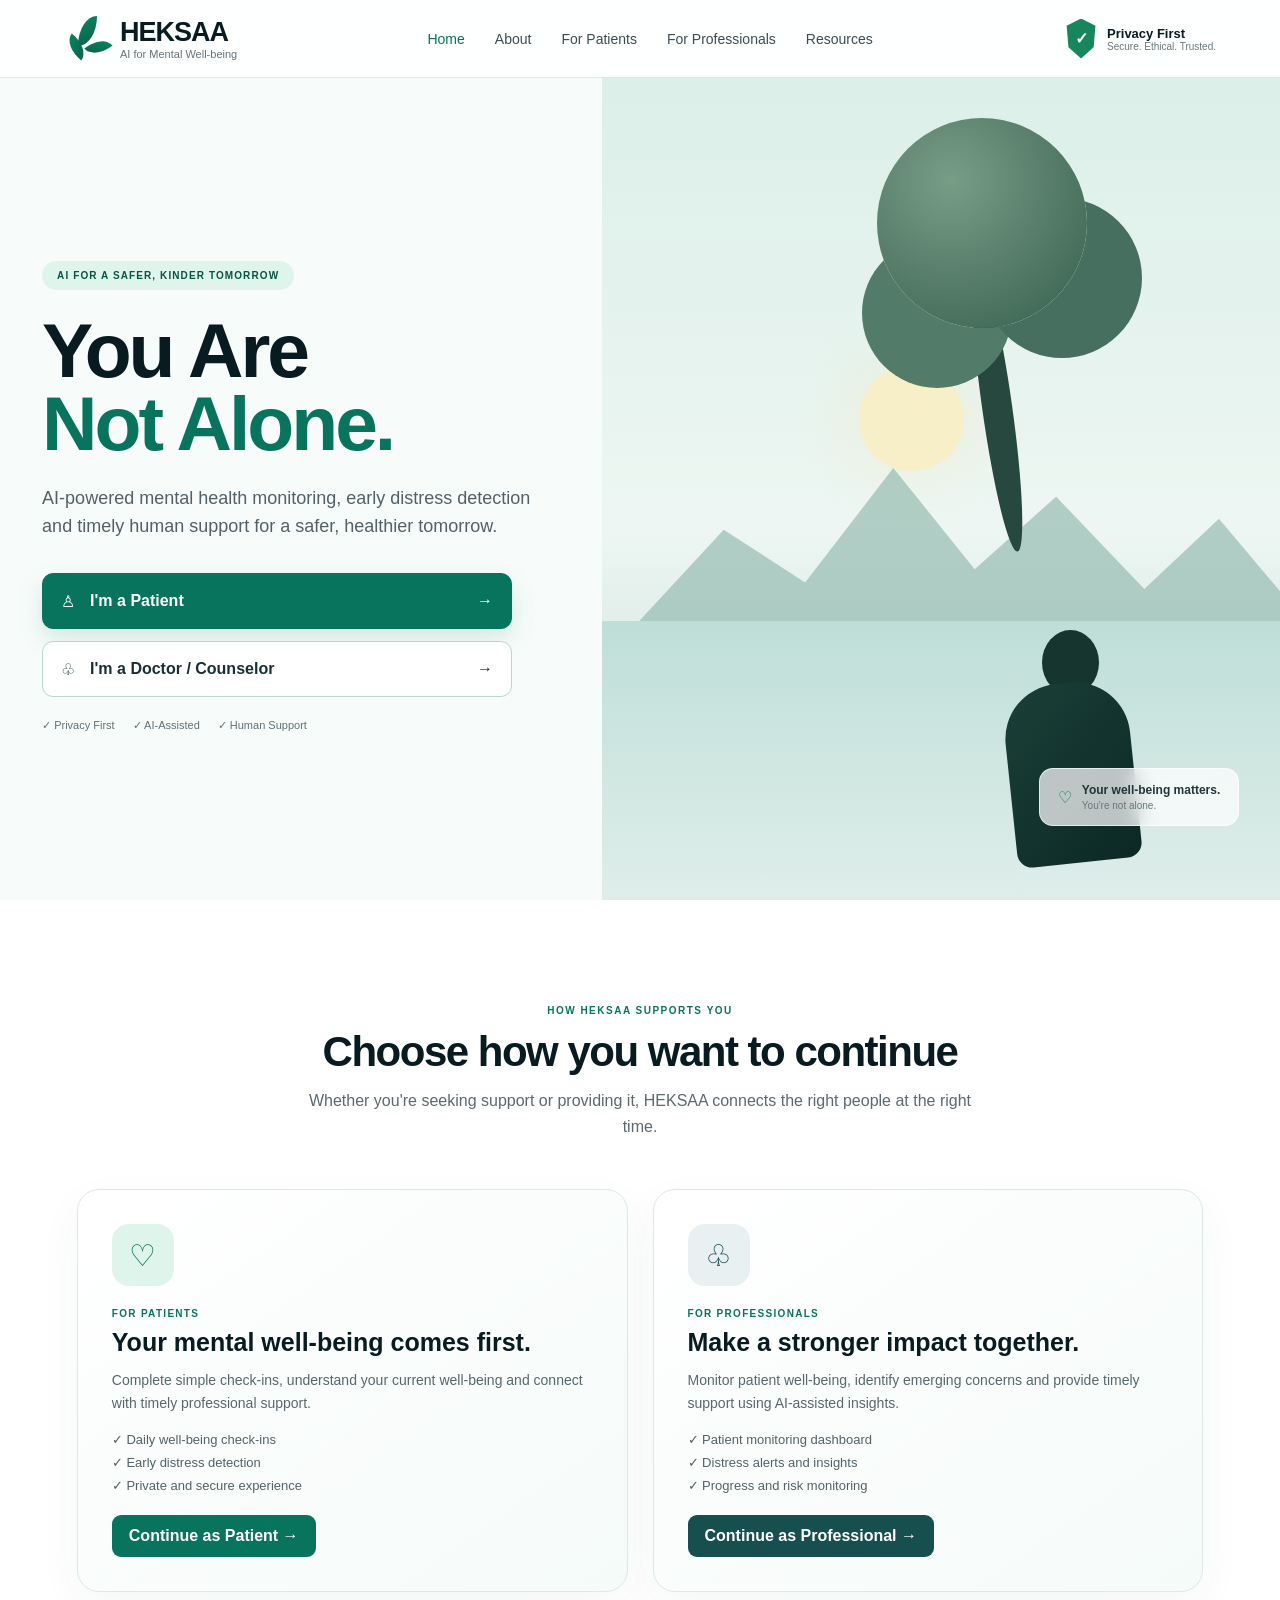
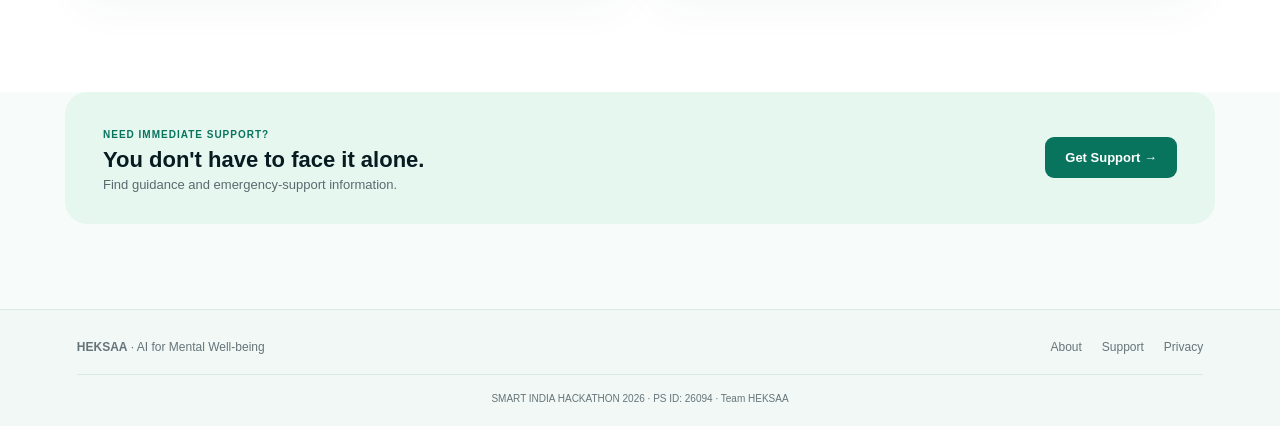
<file: index.html>
<!DOCTYPE html>
<html lang="en">
<head>
<meta charset="UTF-8"><meta name="viewport" content="width=device-width,initial-scale=1.0">
<meta name="description" content="HEKSAA - AI-powered mental health monitoring and timely support.">
<title>HEKSAA | AI for Mental Well-being</title>
<link rel="stylesheet" href="index.css">
</head>
<body>
<header class="site-header">
<a href="index.html" class="brand"><div class="brand-logo"><span class="leaf l1"></span><span class="leaf l2"></span><span class="leaf l3"></span></div><div><strong>HEKSAA</strong><small>AI for Mental Well-being</small></div></a>
<nav><a class="active" href="index.html">Home</a><a href="about.html">About</a><a href="#roles">For Patients</a><a href="#roles">For Professionals</a><a href="help.html">Resources</a></nav>
<div class="privacy"><b>✓</b><span><strong>Privacy First</strong><small>Secure. Ethical. Trusted.</small></span></div>
<button class="menu" id="menu">☰</button>
</header>
<div class="mobile-nav" id="mobileNav"><a href="index.html">Home</a><a href="about.html">About</a><a href="#roles">For Patients</a><a href="#roles">For Professionals</a><a href="help.html">Resources</a></div>
<main>
<section class="hero">
<div class="hero-copy">
<span class="eyebrow">AI FOR A SAFER, KINDER TOMORROW</span>
<h1>You Are <span>Not Alone.</span></h1>
<p>AI-powered mental health monitoring, early distress detection and timely human support for a safer, healthier tomorrow.</p>
<div class="hero-actions"><button id="patientBtn">♙ <span>I'm a Patient</span> →</button><button id="doctorBtn">♧ <span>I'm a Doctor / Counselor</span> →</button></div>
<div class="trust"><span>✓ Privacy First</span><span>✓ AI-Assisted</span><span>✓ Human Support</span></div>
</div>
<div class="hero-art"><div class="sun"></div><div class="mountains"></div><div class="lake"></div><div class="tree"></div><div class="person"></div><div class="message">♡ <span><b>Your well-being matters.</b><small>You're not alone.</small></span></div></div>
</section>
<section class="roles" id="roles">
<div class="heading"><span>HOW HEKSAA SUPPORTS YOU</span><h2>Choose how you want to continue</h2><p>Whether you're seeking support or providing it, HEKSAA connects the right people at the right time.</p></div>
<div class="cards">
<article><div class="icon">♡</div><span>FOR PATIENTS</span><h3>Your mental well-being comes first.</h3><p>Complete simple check-ins, understand your current well-being and connect with timely professional support.</p><ul><li>✓ Daily well-being check-ins</li><li>✓ Early distress detection</li><li>✓ Private and secure experience</li></ul><button class="patientBtn">Continue as Patient →</button></article>
<article><div class="icon pro">♧</div><span>FOR PROFESSIONALS</span><h3>Make a stronger impact together.</h3><p>Monitor patient well-being, identify emerging concerns and provide timely support using AI-assisted insights.</p><ul><li>✓ Patient monitoring dashboard</li><li>✓ Distress alerts and insights</li><li>✓ Progress and risk monitoring</li></ul><button class="doctorBtn">Continue as Professional →</button></article>
</div>
</section>
<section class="support"><div><span>NEED IMMEDIATE SUPPORT?</span><h2>You don't have to face it alone.</h2><p>Find guidance and emergency-support information.</p></div><a href="help.html">Get Support →</a></section>
</main>
<footer><div><b>HEKSAA</b> · AI for Mental Well-being</div><div><a href="about.html">About</a><a href="help.html">Support</a><a href="privacy.html">Privacy</a></div><small>SMART INDIA HACKATHON 2026 · PS ID: 26094 · Team HEKSAA</small></footer>
<script src="index.js"></script>
</body></html>
</file>
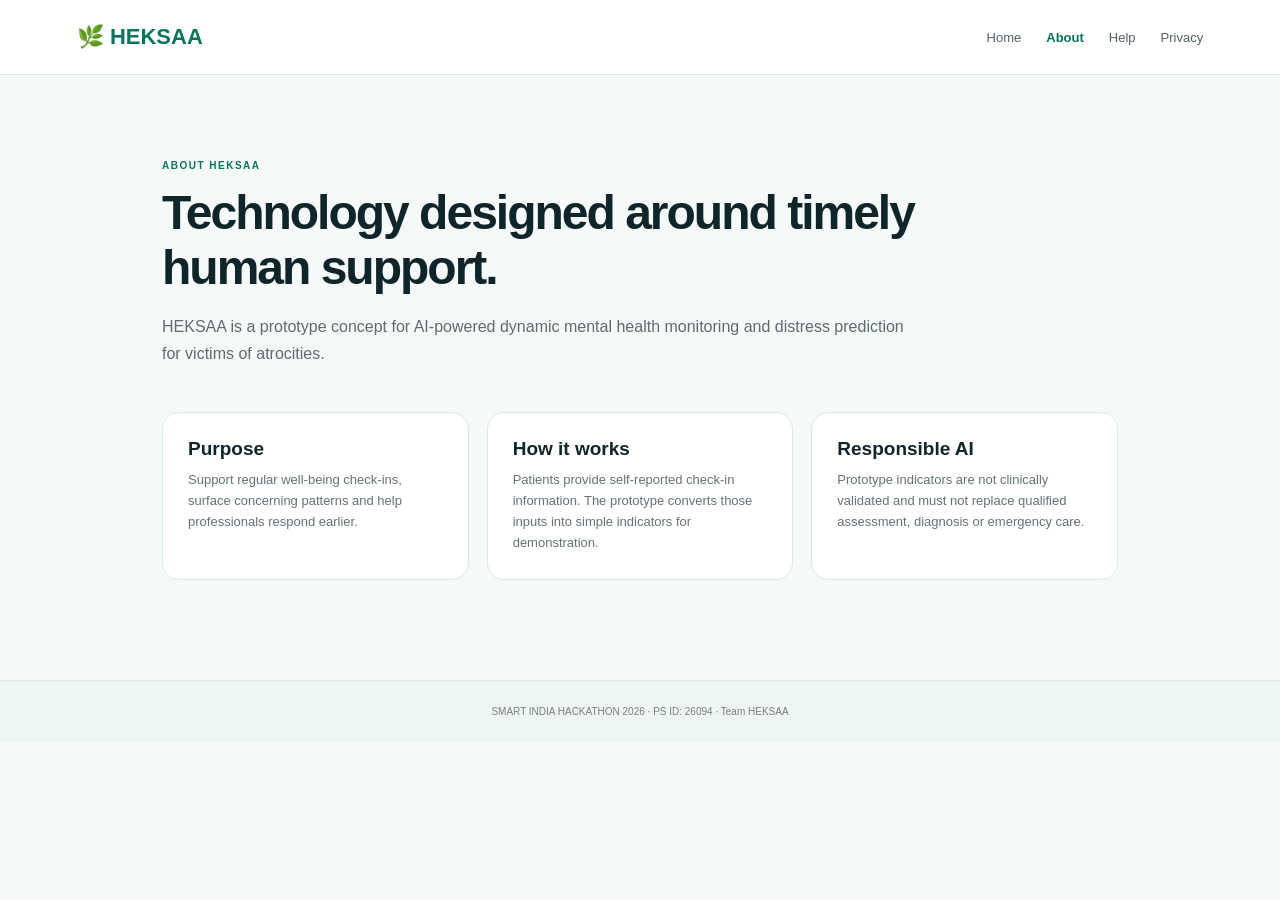
<file: about.html>
<!DOCTYPE html><html lang="en"><head><meta charset="UTF-8"><meta name="viewport" content="width=device-width,initial-scale=1.0"><title>HEKSAA | About</title><link rel="stylesheet" href="info.css"></head><body><header><a href="index.html">🌿 <b>HEKSAA</b></a><nav><a href="index.html">Home</a><a class="active" href="about.html">About</a><a href="help.html">Help</a><a href="privacy.html">Privacy</a></nav></header><main><span class="label">ABOUT HEKSAA</span><h1>Technology designed around timely human support.</h1><p>HEKSAA is a prototype concept for AI-powered dynamic mental health monitoring and distress prediction for victims of atrocities.</p><div class="info-grid"><article><h2>Purpose</h2><p>Support regular well-being check-ins, surface concerning patterns and help professionals respond earlier.</p></article><article><h2>How it works</h2><p>Patients provide self-reported check-in information. The prototype converts those inputs into simple indicators for demonstration.</p></article><article><h2>Responsible AI</h2><p>Prototype indicators are not clinically validated and must not replace qualified assessment, diagnosis or emergency care.</p></article></div></main><footer>SMART INDIA HACKATHON 2026 · PS ID: 26094 · Team HEKSAA</footer></body></html>
</file>
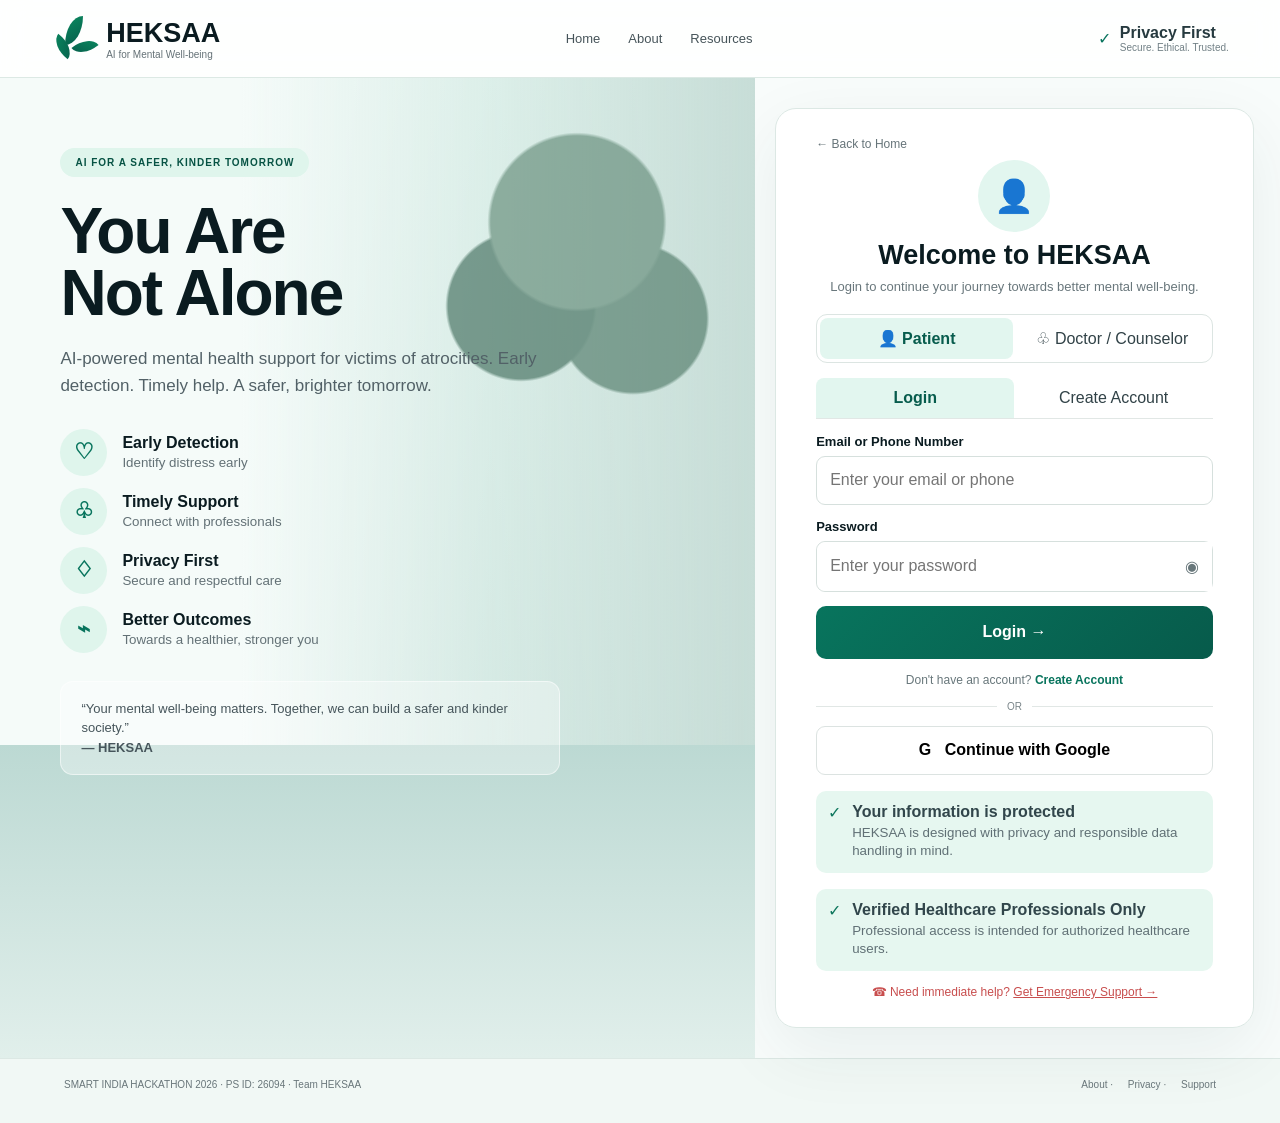
<file: auth.html>
<!DOCTYPE html>
<html lang="en">
<head><meta charset="UTF-8"><meta name="viewport" content="width=device-width,initial-scale=1.0"><meta name="description" content="HEKSAA secure patient and professional authentication"><title>HEKSAA | Secure Access</title><link rel="stylesheet" href="auth.css"></head>
<body>
<div class="auth-page patient-mode" id="authPage">
<header><a class="brand" href="index.html"><div class="brand-logo"><span class="leaf l1"></span><span class="leaf l2"></span><span class="leaf l3"></span></div><div><strong>HEKSAA</strong><small>AI for Mental Well-being</small></div></a><nav><a href="index.html">Home</a><a href="about.html">About</a><a href="help.html">Resources</a></nav><div class="privacy">✓ <span><b>Privacy First</b><small>Secure. Ethical. Trusted.</small></span></div></header>
<main>
<section class="visual"><div class="patient-bg"></div><div class="doctor-bg"></div><div class="visual-inner">
<div class="patient-content"><span class="eyebrow">AI FOR A SAFER, KINDER TOMORROW</span><h1>You Are<br>Not Alone</h1><p>AI-powered mental health support for victims of atrocities. Early detection. Timely help. A safer, brighter tomorrow.</p><div class="features"><div><b>♡</b><span><strong>Early Detection</strong><small>Identify distress early</small></span></div><div><b>♧</b><span><strong>Timely Support</strong><small>Connect with professionals</small></span></div><div><b>♢</b><span><strong>Privacy First</strong><small>Secure and respectful care</small></span></div><div><b>⌁</b><span><strong>Better Outcomes</strong><small>Towards a healthier, stronger you</small></span></div></div><blockquote>“Your mental well-being matters. Together, we can build a safer and kinder society.”<br><strong>— HEKSAA</strong></blockquote></div>
<div class="doctor-content"><span class="eyebrow">FOR DOCTORS & COUNSELORS</span><h1>Make a<br>Stronger Impact<br>Together</h1><p>Access real-time insights, monitor patient well-being, and provide timely support with the power of AI.</p><div class="features"><div><b>♧</b><span><strong>Understand Better</strong><small>AI-assisted risk insights</small></span></div><div><b>♥</b><span><strong>Help Sooner</strong><small>Early alerts for concern</small></span></div><div><b>▥</b><span><strong>Track Progress</strong><small>Monitor patient outcomes</small></span></div></div><blockquote>“Empowering professionals to create safer, healthier communities.”<br><strong>— HEKSAA</strong></blockquote></div>
</div></section>
<section class="panel"><div class="login-card"><a href="index.html" class="back">← Back to Home</a><div class="role-icon" id="roleIcon">👤</div><div class="heading patient-content"><h2>Welcome to HEKSAA</h2><p>Login to continue your journey towards better mental well-being.</p></div><div class="heading doctor-content"><h2>Doctor / Counselor Login</h2><p>Access your dashboard to manage patients, view insights and provide timely support.</p></div>
<div class="roleswitch"><button class="active" data-role="patient">👤 Patient</button><button data-role="doctor">♧ Doctor / Counselor</button></div>
<div class="modeswitch"><button class="active" data-mode="login">Login</button><button data-mode="signup">Create Account</button></div>
<form id="authForm"><div class="field patient-signup"><label>Full Name</label><input id="fullName" type="text" placeholder="Enter your full name"></div><div class="field doctor-field"><label>Professional ID / Registration Number</label><input id="professionalId" type="text" placeholder="Enter your registration ID"></div><div class="field"><label>Email or Phone Number</label><input id="email" type="text" required placeholder="Enter your email or phone"></div><div class="field"><label>Password</label><div class="password"><input id="password" type="password" required placeholder="Enter your password"><button type="button" id="showPassword">◉</button></div></div><button class="submit" type="submit"><span id="submitText">Login</span> →</button></form>
<div class="switch-account"><span id="switchText">Don't have an account?</span> <button id="switchAccount">Create Account</button></div><div class="or"><span></span>OR<span></span></div><button class="google" type="button">G <span>Continue with Google</span></button>
<div class="security patient-content">✓ <span><b>Your information is protected</b><small>HEKSAA is designed with privacy and responsible data handling in mind.</small></span></div><div class="security doctor-content">✓ <span><b>Verified Healthcare Professionals Only</b><small>Professional access is intended for authorized healthcare users.</small></span></div>
<a class="emergency patient-content" href="help.html">☎ Need immediate help? <u>Get Emergency Support →</u></a>
</div></section>
</main>
<footer><span>SMART INDIA HACKATHON 2026 · PS ID: 26094 · Team HEKSAA</span><span><a href="about.html">About</a> · <a href="privacy.html">Privacy</a> · <a href="help.html">Support</a></span></footer>
</div><script src="auth.js"></script></body></html>
</file>
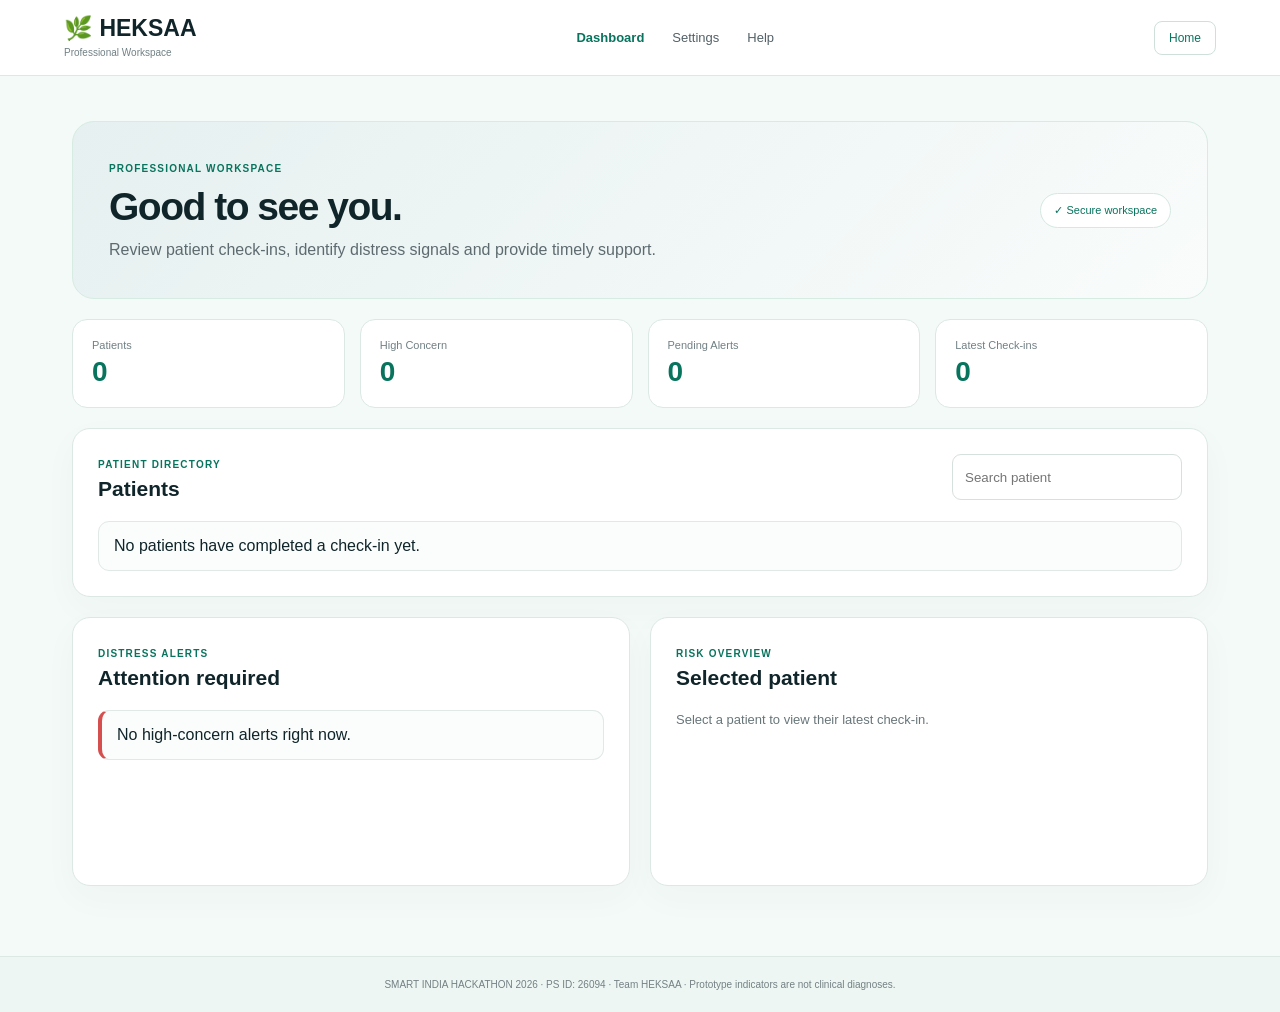
<file: doctor-dashboard.html>
<!DOCTYPE html>
<html lang="en"><head><meta charset="UTF-8"><meta name="viewport" content="width=device-width,initial-scale=1.0"><title>HEKSAA | Professional Dashboard</title><link rel="stylesheet" href="dashboard.css"></head>
<body>
<header class="dash-header"><a class="brand" href="index.html"><b>🌿 HEKSAA</b><small>Professional Workspace</small></a><nav><a class="active" href="doctor-dashboard.html">Dashboard</a><a href="doctor-settings.html">Settings</a><a href="help.html">Help</a></nav><a class="logout" href="index.html">Home</a></header>
<main class="dashboard-wrap"><section class="welcome professional"><div><span class="eyebrow">PROFESSIONAL WORKSPACE</span><h1>Good to see you.</h1><p>Review patient check-ins, identify distress signals and provide timely support.</p></div><div class="privacy-chip">✓ Secure workspace</div></section>
<section class="stats"><div class="stat"><span>Patients</span><b id="patientCount">0</b></div><div class="stat"><span>High Concern</span><b id="highCount">0</b></div><div class="stat"><span>Pending Alerts</span><b id="alertCount">0</b></div><div class="stat"><span>Latest Check-ins</span><b id="checkinCount">0</b></div></section>
<section class="card"><div class="card-head"><div><span class="label">PATIENT DIRECTORY</span><h2>Patients</h2></div><input class="search" id="patientSearch" placeholder="Search patient"></div><div id="patientList" class="patient-list"></div></section>
<section class="grid-two"><article class="card"><div class="card-head"><div><span class="label">DISTRESS ALERTS</span><h2>Attention required</h2></div></div><div id="alerts" class="alerts"></div></article><article class="card"><div class="card-head"><div><span class="label">RISK OVERVIEW</span><h2>Selected patient</h2></div></div><div id="selected" class="selected"><p>Select a patient to view their latest check-in.</p></div></article></section>
</main><footer>SMART INDIA HACKATHON 2026 · PS ID: 26094 · Team HEKSAA · Prototype indicators are not clinical diagnoses.</footer><script src="doctor.js"></script></body></html>
</file>
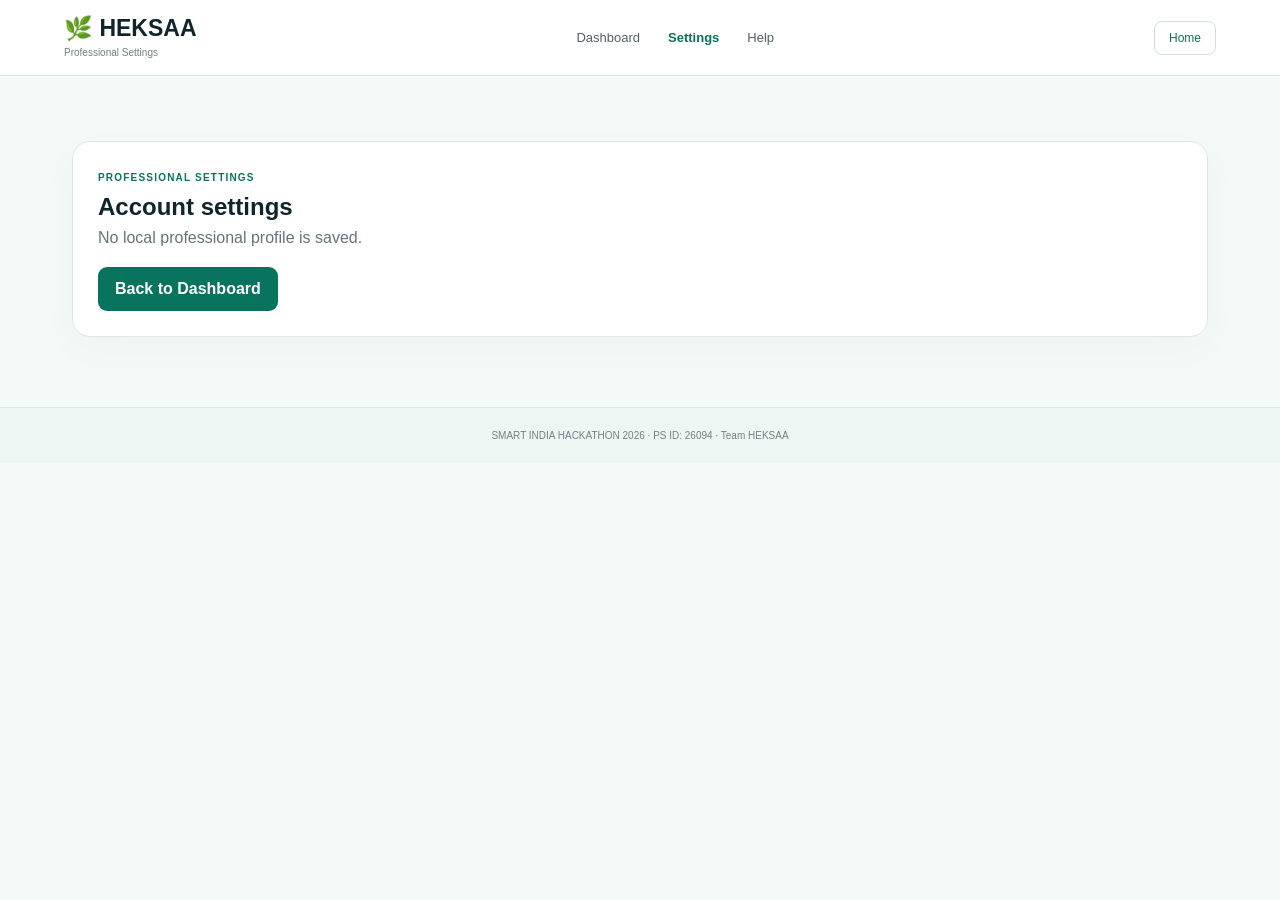
<file: doctor-settings.html>
<!DOCTYPE html><html lang="en"><head><meta charset="UTF-8"><meta name="viewport" content="width=device-width,initial-scale=1.0"><title>HEKSAA | Professional Settings</title><link rel="stylesheet" href="dashboard.css"></head><body><header class="dash-header"><a class="brand" href="doctor-dashboard.html"><b>🌿 HEKSAA</b><small>Professional Settings</small></a><nav><a href="doctor-dashboard.html">Dashboard</a><a class="active" href="doctor-settings.html">Settings</a><a href="help.html">Help</a></nav><a class="logout" href="index.html">Home</a></header><main class="dashboard-wrap"><section class="card"><span class="label">PROFESSIONAL SETTINGS</span><h1 style="margin-top:8px">Account settings</h1><p id="profile" style="margin-top:8px;color:#667479"></p><a class="primary" style="display:inline-block;margin-top:20px" href="doctor-dashboard.html">Back to Dashboard</a></section></main><footer>SMART INDIA HACKATHON 2026 · PS ID: 26094 · Team HEKSAA</footer><script>const p=JSON.parse(localStorage.getItem("heksaaDoctorProfile")||"null");document.getElementById("profile").textContent=p?`Professional ID: ${p.id} · Contact: ${p.email}`:"No local professional profile is saved."; </script></body></html>
</file>
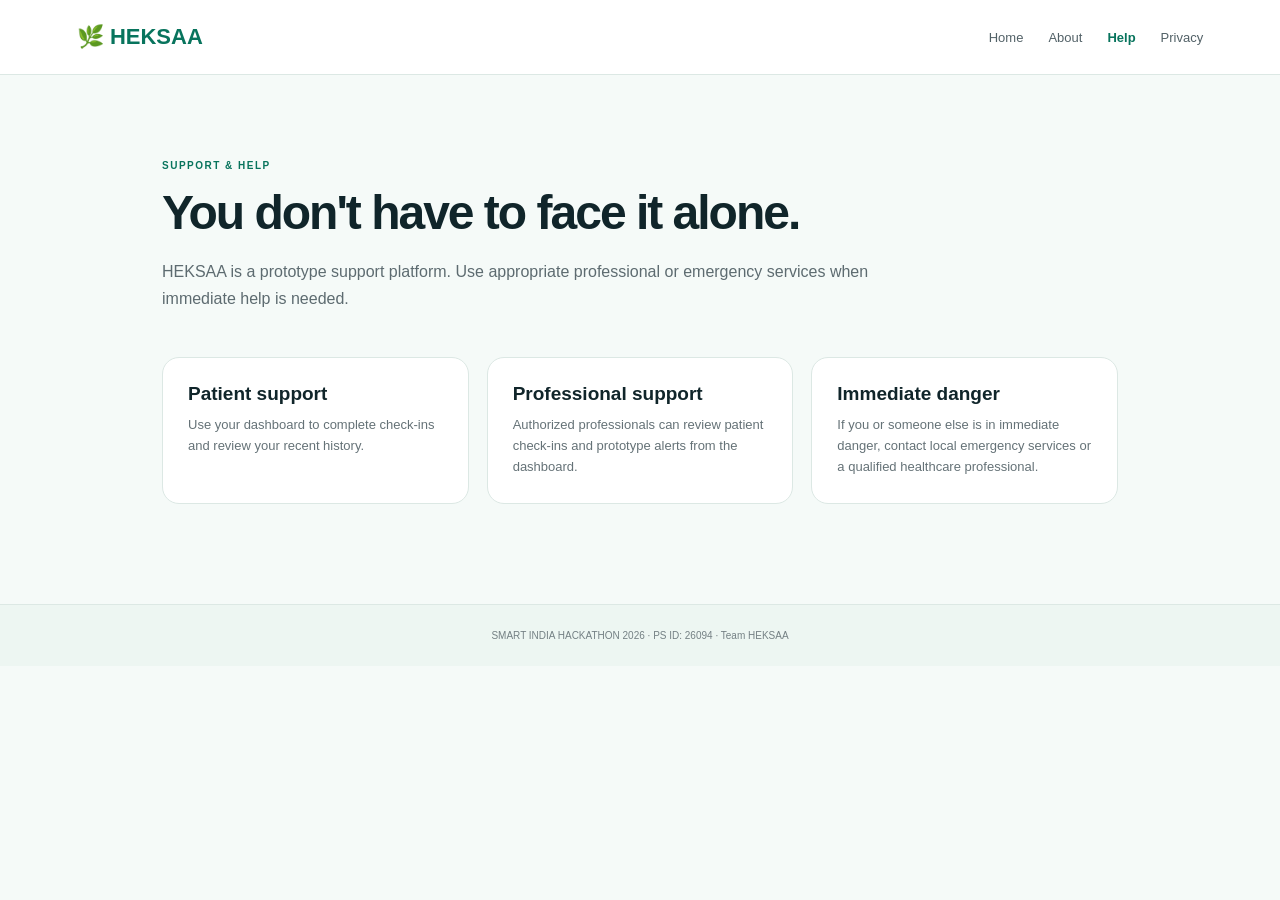
<file: help.html>
<!DOCTYPE html><html lang="en"><head><meta charset="UTF-8"><meta name="viewport" content="width=device-width,initial-scale=1.0"><title>HEKSAA | Help & Support</title><link rel="stylesheet" href="info.css"></head><body><header><a href="index.html">🌿 <b>HEKSAA</b></a><nav><a href="index.html">Home</a><a href="about.html">About</a><a class="active" href="help.html">Help</a><a href="privacy.html">Privacy</a></nav></header><main><span class="label">SUPPORT & HELP</span><h1>You don't have to face it alone.</h1><p>HEKSAA is a prototype support platform. Use appropriate professional or emergency services when immediate help is needed.</p><div class="info-grid"><article><h2>Patient support</h2><p>Use your dashboard to complete check-ins and review your recent history.</p></article><article><h2>Professional support</h2><p>Authorized professionals can review patient check-ins and prototype alerts from the dashboard.</p></article><article><h2>Immediate danger</h2><p>If you or someone else is in immediate danger, contact local emergency services or a qualified healthcare professional.</p></article></div></main><footer>SMART INDIA HACKATHON 2026 · PS ID: 26094 · Team HEKSAA</footer></body></html>
</file>
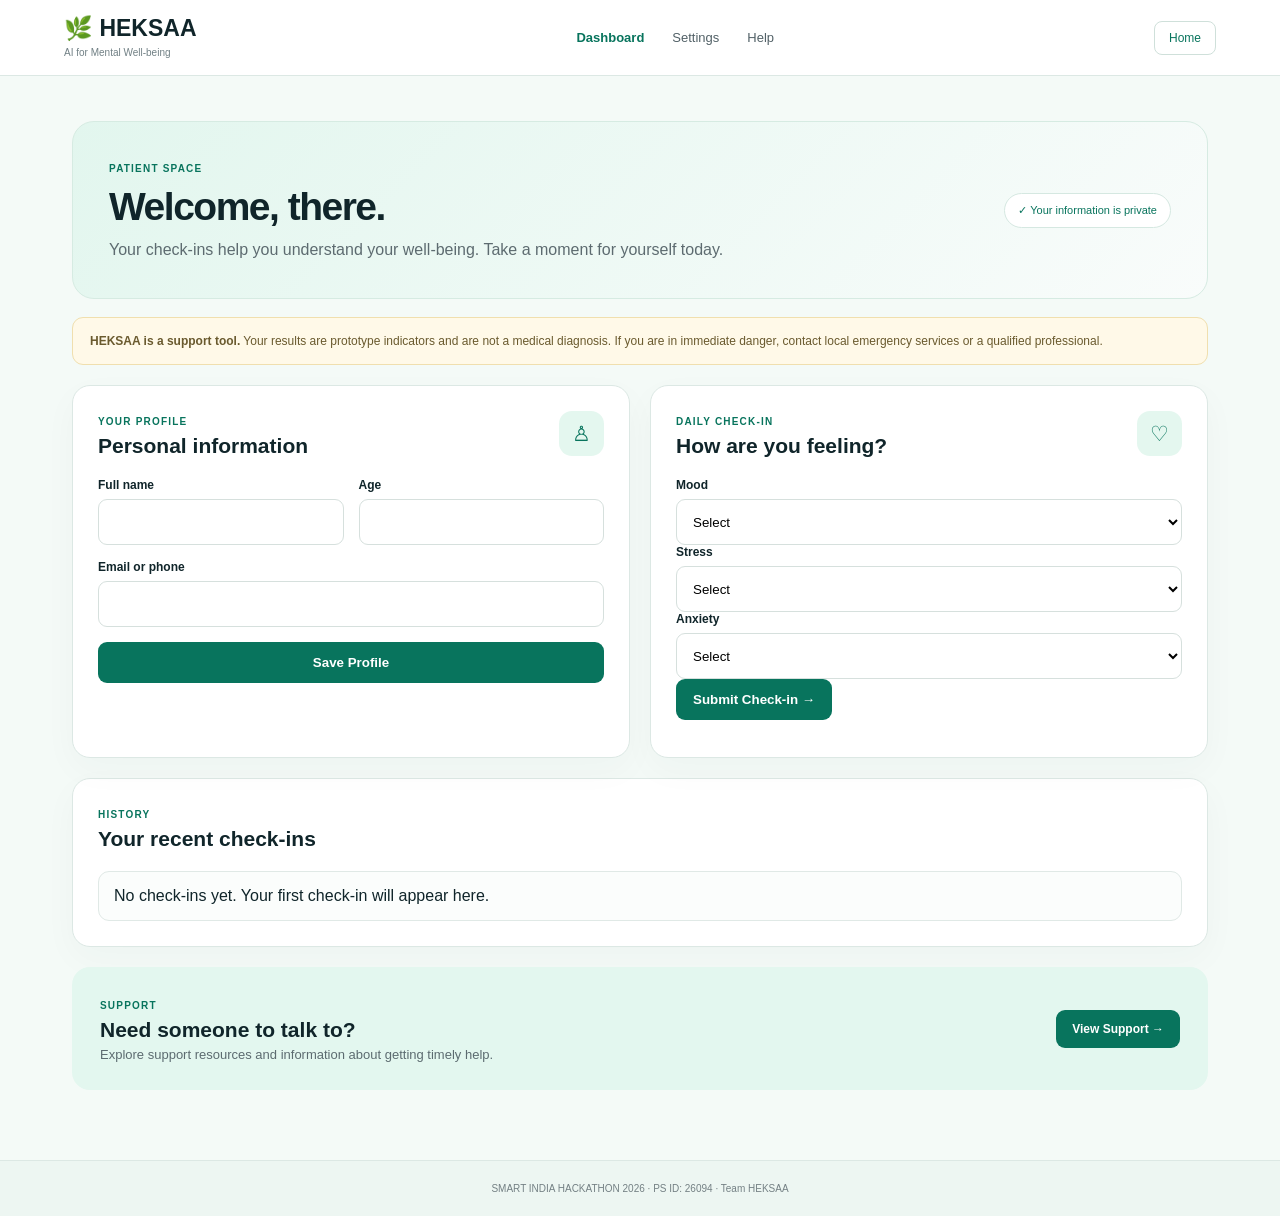
<file: patient-dashboard.html>
<!DOCTYPE html>
<html lang="en"><head><meta charset="UTF-8"><meta name="viewport" content="width=device-width,initial-scale=1.0"><title>HEKSAA | Patient Dashboard</title><link rel="stylesheet" href="dashboard.css"></head>
<body class="patient-dashboard">
<header class="dash-header"><a class="brand" href="index.html"><b>🌿 HEKSAA</b><small>AI for Mental Well-being</small></a><nav><a class="active" href="patient-dashboard.html">Dashboard</a><a href="patient-settings.html">Settings</a><a href="help.html">Help</a></nav><a class="logout" href="index.html">Home</a></header>
<main class="dashboard-wrap"><section class="welcome"><div><span class="eyebrow">PATIENT SPACE</span><h1>Welcome, <span id="patientName">there</span>.</h1><p>Your check-ins help you understand your well-being. Take a moment for yourself today.</p></div><div class="privacy-chip">✓ Your information is private</div></section>
<section class="notice"><b>HEKSAA is a support tool.</b> Your results are prototype indicators and are not a medical diagnosis. If you are in immediate danger, contact local emergency services or a qualified professional.</section>
<section class="grid-two"><article class="card"><div class="card-head"><div><span class="label">YOUR PROFILE</span><h2>Personal information</h2></div><span class="round">♙</span></div><form id="profileForm" class="form-grid"><label>Full name<input id="name" required></label><label>Age<input id="age" type="number" min="1" max="120"></label><label class="wide">Email or phone<input id="contact"></label><button class="primary wide" type="submit">Save Profile</button></form></article>
<article class="card checkin-card"><div class="card-head"><div><span class="label">DAILY CHECK-IN</span><h2>How are you feeling?</h2></div><span class="round">♡</span></div><form id="checkinForm"><label>Mood<select id="mood" required><option value="">Select</option><option>Very Happy</option><option>Happy</option><option>Neutral</option><option>Sad</option><option>Very Sad</option></select></label><label>Stress<select id="stress" required><option value="">Select</option><option>Low</option><option>Moderate</option><option>High</option><option>Very High</option></select></label><label>Anxiety<select id="anxiety" required><option value="">Select</option><option>Low</option><option>Moderate</option><option>High</option><option>Very High</option></select></label><button class="primary" type="submit">Submit Check-in →</button></form><div id="status" class="status"></div></article></section>
<section class="card"><div class="card-head"><div><span class="label">HISTORY</span><h2>Your recent check-ins</h2></div></div><div id="history" class="history"></div></section>
<section class="support-box"><div><span class="label">SUPPORT</span><h2>Need someone to talk to?</h2><p>Explore support resources and information about getting timely help.</p></div><a href="help.html">View Support →</a></section></main>
<footer>SMART INDIA HACKATHON 2026 · PS ID: 26094 · Team HEKSAA</footer><script src="patient.js"></script></body></html>
</file>
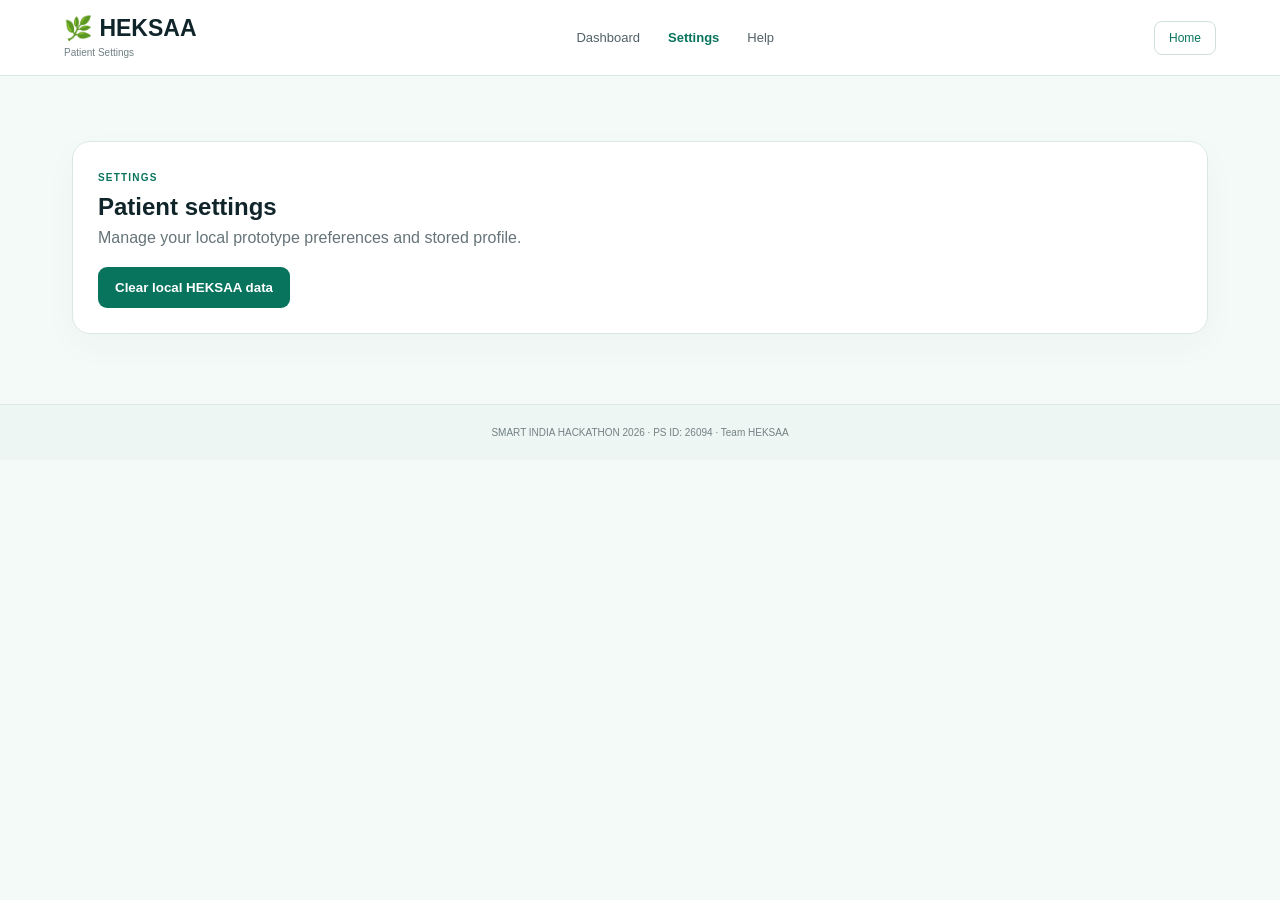
<file: patient-settings.html>
<!DOCTYPE html><html lang="en"><head><meta charset="UTF-8"><meta name="viewport" content="width=device-width,initial-scale=1.0"><title>HEKSAA | Patient Settings</title><link rel="stylesheet" href="dashboard.css"></head><body><header class="dash-header"><a class="brand" href="patient-dashboard.html"><b>🌿 HEKSAA</b><small>Patient Settings</small></a><nav><a href="patient-dashboard.html">Dashboard</a><a class="active" href="patient-settings.html">Settings</a><a href="help.html">Help</a></nav><a class="logout" href="index.html">Home</a></header><main class="dashboard-wrap"><section class="card"><span class="label">SETTINGS</span><h1 style="margin-top:8px">Patient settings</h1><p style="margin-top:8px;color:#667479">Manage your local prototype preferences and stored profile.</p><button class="primary" id="clear" style="margin-top:20px">Clear local HEKSAA data</button></section></main><footer>SMART INDIA HACKATHON 2026 · PS ID: 26094 · Team HEKSAA</footer><script>document.getElementById("clear").onclick=()=>{if(confirm("Clear local HEKSAA profile and check-in data?")){localStorage.removeItem("heksaaPatientProfile");localStorage.removeItem("heksaaCheckinHistory");alert("Local data cleared.");location.href="index.html"}}</script></body></html>
</file>
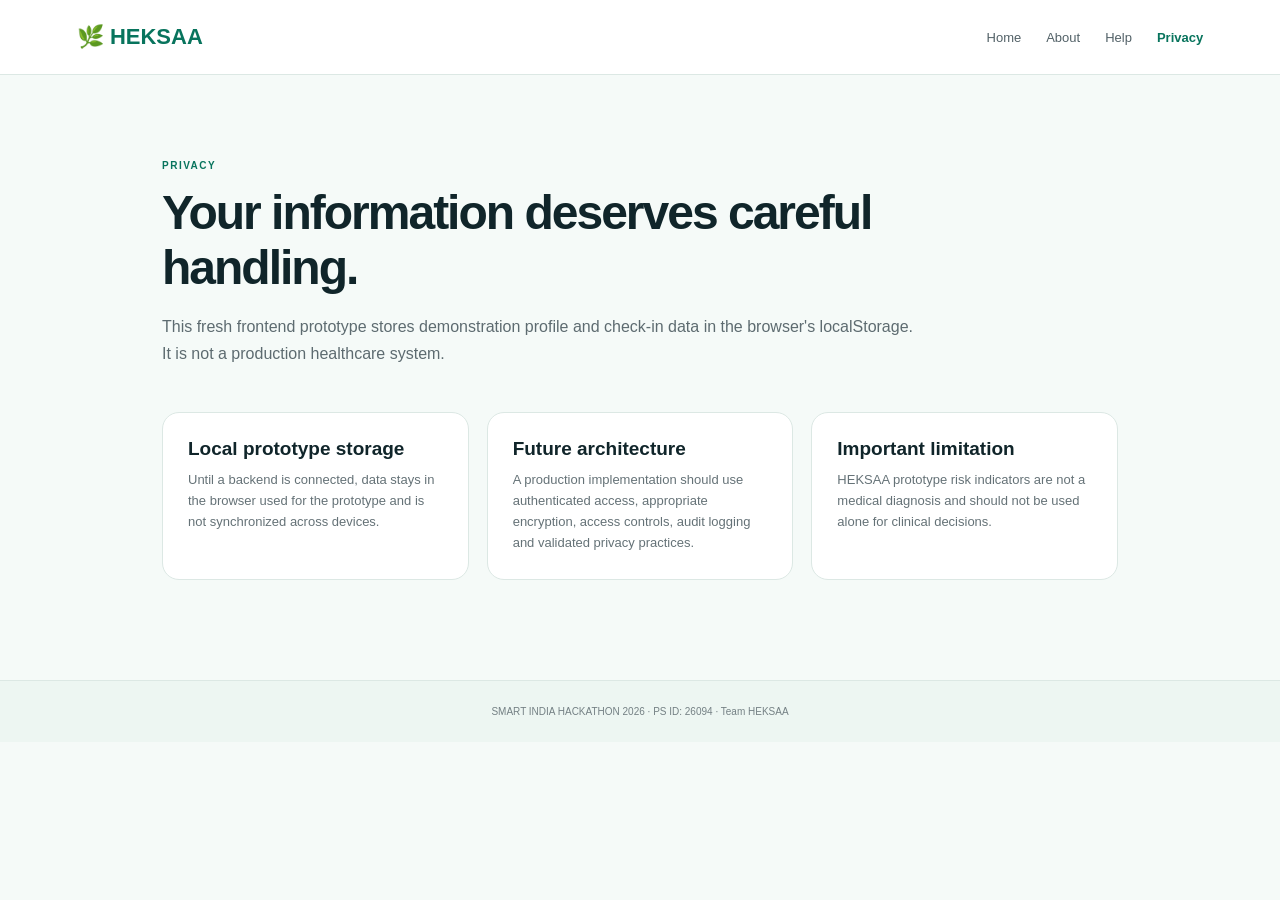
<file: privacy.html>
<!DOCTYPE html><html lang="en"><head><meta charset="UTF-8"><meta name="viewport" content="width=device-width,initial-scale=1.0"><title>HEKSAA | Privacy</title><link rel="stylesheet" href="info.css"></head><body><header><a href="index.html">🌿 <b>HEKSAA</b></a><nav><a href="index.html">Home</a><a href="about.html">About</a><a href="help.html">Help</a><a class="active" href="privacy.html">Privacy</a></nav></header><main><span class="label">PRIVACY</span><h1>Your information deserves careful handling.</h1><p>This fresh frontend prototype stores demonstration profile and check-in data in the browser's localStorage. It is not a production healthcare system.</p><div class="info-grid"><article><h2>Local prototype storage</h2><p>Until a backend is connected, data stays in the browser used for the prototype and is not synchronized across devices.</p></article><article><h2>Future architecture</h2><p>A production implementation should use authenticated access, appropriate encryption, access controls, audit logging and validated privacy practices.</p></article><article><h2>Important limitation</h2><p>HEKSAA prototype risk indicators are not a medical diagnosis and should not be used alone for clinical decisions.</p></article></div></main><footer>SMART INDIA HACKATHON 2026 · PS ID: 26094 · Team HEKSAA</footer></body></html>
</file>
<file: index.css>
*{box-sizing:border-box;margin:0;padding:0}html{scroll-behavior:smooth}body{font-family:Inter,Segoe UI,Arial,sans-serif;color:#071b20;background:#f7fcfa}a{text-decoration:none;color:inherit}button{font:inherit;cursor:pointer}.site-header{height:78px;padding:0 5%;display:flex;align-items:center;justify-content:space-between;background:#ffffffdd;backdrop-filter:blur(15px);border-bottom:1px solid #dce9e4;position:relative;z-index:10}.brand{display:flex;align-items:center;gap:10px}.brand-logo{width:46px;height:46px;position:relative}.leaf{position:absolute;width:19px;height:30px;background:linear-gradient(150deg,#0b8b60,#075c4b);border-radius:100% 0 100% 0}.l1{left:14px;top:0}.l2{left:3px;top:16px;transform:rotate(-52deg) scale(.8)}.l3{right:2px;top:16px;transform:rotate(52deg) scale(.8)}.brand strong{display:block;font-size:27px;letter-spacing:-1px}.brand small{display:block;font-size:11px;color:#647278}nav{display:flex;gap:30px;font-size:14px;color:#3d4c51}nav a:hover,nav .active{color:#08745d}.privacy{display:flex;align-items:center;gap:8px}.privacy>b{display:grid;place-items:center;width:36px;height:40px;background:#16865d;color:#fff;clip-path:polygon(50% 0,90% 18%,85% 72%,50% 100%,15% 72%,10% 18%)}.privacy strong,.privacy small{display:block}.privacy strong{font-size:13px}.privacy small{font-size:10px;color:#69777c}.menu{display:none;border:0;background:transparent;font-size:25px}.mobile-nav{display:none}.hero{min-height:calc(100vh - 78px);display:grid;grid-template-columns:47% 53%;overflow:hidden}.hero-copy{padding:95px 7% 80px;align-self:center;position:relative;z-index:3}.eyebrow{display:inline-block;padding:9px 15px;border-radius:30px;background:#dff5ec;color:#075344;font-size:10px;font-weight:800;letter-spacing:1.1px}.hero h1{font-size:clamp(52px,6vw,78px);line-height:.95;letter-spacing:-3px;margin-top:24px}.hero h1 span{display:block;color:#08745d}.hero-copy>p{max-width:570px;margin-top:24px;color:#526167;font-size:18px;line-height:1.6}.hero-actions{display:grid;gap:12px;max-width:470px;margin-top:32px}.hero-actions button{height:56px;border-radius:11px;border:1px solid #b8d8cd;padding:0 18px;display:flex;align-items:center;gap:15px}.hero-actions button span{flex:1;text-align:left;font-weight:700}.hero-actions button:first-child{background:#08745d;color:white;border-color:#08745d;box-shadow:0 10px 25px #08745d25}.hero-actions button:last-child{background:#fff;color:#173036}.trust{display:flex;gap:18px;flex-wrap:wrap;margin-top:22px;color:#617075;font-size:11px}.hero-art{position:relative;overflow:hidden;background:linear-gradient(180deg,#dcefe9,#edf6f2 55%,#bdd7d1);min-height:600px}.sun{position:absolute;width:105px;height:105px;border-radius:50%;left:38%;top:35%;background:#ffedb4aa;box-shadow:0 0 60px #ffe49b55}.mountains{position:absolute;left:0;right:0;bottom:29%;height:220px;background:#91b8ae;clip-path:polygon(0 100%,18% 40%,30% 64%,43% 12%,55% 58%,67% 25%,80% 67%,91% 35%,100% 68%,100% 100%);opacity:.65}.lake{position:absolute;left:0;right:0;bottom:0;height:34%;background:linear-gradient(#bfded8,#dfeeea)}.tree{position:absolute;right:27%;top:3%;width:220px;height:450px}.tree:before{content:"";position:absolute;bottom:0;left:48%;width:30px;height:65%;background:#27483e;border-radius:50%;transform:rotate(-8deg)}.tree:after{content:"";position:absolute;inset:15px 0 auto;width:210px;height:210px;border-radius:50%;background:radial-gradient(circle at 35% 30%,#789c86,#355f4e);box-shadow:80px 55px 0 -25px #466f5f,-45px 90px 0 -30px #527b69}.person{position:absolute;right:20%;bottom:0;width:150px;height:270px}.person:before{content:"";position:absolute;top:0;right:45px;width:57px;height:65px;border-radius:50%;background:#17352f}.person:after{content:"";position:absolute;top:53px;right:10px;width:125px;height:180px;border-radius:55px 55px 15px 15px;background:linear-gradient(135deg,#1b4038,#0c2824);transform:rotate(-6deg)}.message{position:absolute;right:6%;bottom:9%;z-index:5;display:flex;gap:10px;align-items:center;padding:14px 18px;background:#ffffffb8;backdrop-filter:blur(10px);border:1px solid #ffffffaa;border-radius:14px;color:#08745d}.message span{display:flex;flex-direction:column;color:#21353a;font-size:12px}.message small{color:#68777b;margin-top:3px}.roles{padding:100px 6%;background:#fff}.heading{text-align:center;max-width:680px;margin:0 auto 50px}.heading>span{font-size:10px;font-weight:800;color:#08745d;letter-spacing:1.5px}.heading h2{font-size:42px;letter-spacing:-1.5px;margin-top:10px}.heading p{color:#5b696e;margin-top:12px;line-height:1.6}.cards{max-width:1150px;margin:auto;display:grid;grid-template-columns:1fr 1fr;gap:25px}.cards article{padding:34px;border:1px solid #dce9e4;border-radius:22px;background:linear-gradient(145deg,#fff,#f5fbf9);box-shadow:0 15px 45px #14463a0b}.cards .icon{width:62px;height:62px;border-radius:17px;display:grid;place-items:center;background:#dff5ec;color:#08745d;font-size:30px}.cards .pro{background:#e8f0f1;color:#164c50}.cards article>span{display:block;color:#08745d;font-size:10px;font-weight:800;letter-spacing:1.3px;margin-top:22px}.cards h3{font-size:25px;margin-top:9px}.cards p{color:#58676c;line-height:1.6;font-size:14px;margin-top:12px}.cards ul{list-style:none;margin-top:18px;display:grid;gap:8px;color:#536267;font-size:13px}.cards button{margin-top:22px;padding:12px 17px;border:0;border-radius:9px;background:#08745d;color:#fff;font-weight:700}.cards article:last-child button{background:#164f4e}.support{max-width:1150px;margin:0 auto;padding:32px 38px;border-radius:22px;background:#e6f7f0;display:flex;align-items:center;justify-content:space-between;gap:20px}.support span{font-size:10px;font-weight:800;color:#08745d;letter-spacing:1px}.support h2{font-size:22px;margin-top:5px}.support p{font-size:13px;color:#5b696e;margin-top:4px}.support a{padding:13px 20px;background:#08745d;color:#fff;border-radius:9px;font-weight:700;font-size:13px}footer{margin-top:85px;padding:30px 6% 22px;background:#f1f8f5;border-top:1px solid #dce8e4;display:flex;flex-wrap:wrap;justify-content:space-between;gap:20px;color:#667479;font-size:12px}footer a{margin-left:20px}footer small{width:100%;text-align:center;padding-top:18px;border-top:1px solid #dce8e4;font-size:10px}@media(max-width:850px){nav,.privacy{display:none}.menu{display:block}.hero{display:flex;flex-direction:column}.hero-copy{padding:65px 22px 45px}.hero-art{min-height:430px}.cards{grid-template-columns:1fr}.roles{padding:70px 20px}.support{margin:0 20px;flex-direction:column;align-items:flex-start}.support a{width:100%;text-align:center}footer{padding:30px 20px}}@media(max-width:520px){.brand strong{font-size:23px}.brand small{font-size:9px}.hero h1{font-size:43px}.hero-copy>p{font-size:15px}.hero-art{min-height:370px}.tree{right:-5%;transform:scale(.72);transform-origin:bottom right}.person{right:10%;transform:scale(.72);transform-origin:bottom center}.message{right:4%;bottom:6%;padding:10px}.heading h2{font-size:31px}.cards article{padding:25px}.support{padding:23px}footer{flex-direction:column}footer div:nth-child(2){display:flex;gap:15px}footer a{margin:0}}
</file>
<file: info.css>
*{box-sizing:border-box;margin:0;padding:0}body{font-family:Inter,Segoe UI,Arial,sans-serif;color:#10252a;background:#f5faf8}a{text-decoration:none;color:inherit}header{height:75px;padding:0 6%;display:flex;align-items:center;justify-content:space-between;background:white;border-bottom:1px solid #dce8e4}header>a{font-size:22px;color:#08745d}nav{display:flex;gap:25px;font-size:13px;color:#526167}nav .active{color:#08745d;font-weight:700}main{max-width:1000px;margin:auto;padding:80px 22px 100px}.label{font-size:10px;color:#08745d;font-weight:800;letter-spacing:1.5px}h1{max-width:800px;font-size:48px;letter-spacing:-2px;margin-top:12px}main>p{max-width:760px;color:#5d6b70;line-height:1.7;margin-top:18px}.info-grid{display:grid;grid-template-columns:repeat(3,1fr);gap:18px;margin-top:45px}.info-grid article{padding:25px;background:white;border:1px solid #dce8e4;border-radius:17px}.info-grid h2{font-size:19px}.info-grid p{font-size:13px;color:#657277;line-height:1.6;margin-top:10px}footer{text-align:center;padding:25px;background:#edf6f2;border-top:1px solid #dce8e4;color:#748084;font-size:10px}@media(max-width:750px){header nav{display:none}main{padding:55px 20px}h1{font-size:37px}.info-grid{grid-template-columns:1fr}}
</file>
<file: auth.css>
*{box-sizing:border-box;margin:0;padding:0}body{font-family:Inter,Segoe UI,Arial,sans-serif;color:#0a1b20;background:#f5faf8}button,input{font:inherit}button{cursor:pointer}a{text-decoration:none;color:inherit}.auth-page{min-height:100vh;overflow:hidden}.auth-page header{height:78px;padding:0 4%;display:flex;align-items:center;justify-content:space-between;background:#ffffffdc;backdrop-filter:blur(14px);position:relative;z-index:20;border-bottom:1px solid #dce9e4}.brand{display:flex;align-items:center;gap:10px}.brand-logo{width:45px;height:45px;position:relative}.leaf{position:absolute;width:18px;height:29px;background:linear-gradient(150deg,#0b8b60,#075c4b);border-radius:100% 0 100% 0}.l1{left:14px}.l2{left:3px;top:16px;transform:rotate(-52deg) scale(.8)}.l3{right:2px;top:16px;transform:rotate(52deg) scale(.8)}.brand strong{display:block;font-size:27px}.brand small{display:block;font-size:10px;color:#657277}.auth-page header nav{display:flex;gap:28px;color:#465459;font-size:13px}.privacy{display:flex;gap:9px;align-items:center;color:#08745d}.privacy span{color:#263a3f}.privacy b,.privacy small{display:block}.privacy small{font-size:10px;color:#718085}.auth-page main{min-height:calc(100vh - 143px);display:grid;grid-template-columns:59% 41%}.visual{position:relative;overflow:hidden;min-height:760px}.patient-bg,.doctor-bg{position:absolute;inset:0;transition:opacity .75s ease,transform .9s ease}.patient-bg{background:linear-gradient(90deg,#f5fbf9 0%,#f5fbf9 32%,#dcefe9aa 65%,#c7ddd7),linear-gradient(180deg,#dcefe9,#bdd7d1)}.patient-bg:before{content:"";position:absolute;right:5%;top:4%;width:280px;height:420px;background:radial-gradient(circle at 50% 25%,#638b78 0 25%,transparent 26%),radial-gradient(circle at 30% 45%,#416d5c 0 24%,transparent 25%),radial-gradient(circle at 70% 48%,#507a68 0 25%,transparent 26%);opacity:.65}.patient-bg:after{content:"";position:absolute;bottom:0;left:0;right:0;height:32%;background:linear-gradient(#bcd9d3,#e1efeb)}.doctor-bg{opacity:0;transform:translateX(30px);background:linear-gradient(90deg,#f0faf7,#dfeceb 65%,#cfdcdb)}.doctor-bg:before{content:"";position:absolute;right:7%;top:12%;width:400px;height:500px;border-radius:50%;background:radial-gradient(circle at 50% 25%,#5d7777 0 14%,transparent 15%),linear-gradient(90deg,transparent 35%,#78918f 36% 64%,transparent 65%);opacity:.22}.doctor-bg:after{content:"";position:absolute;inset:auto 0 0;height:34%;background:linear-gradient(#c9ded9,#e5efec)}.auth-page.doctor-mode .patient-bg{opacity:0;transform:translateX(-30px)}.auth-page.doctor-mode .doctor-bg{opacity:1;transform:none}.visual-inner{position:relative;z-index:3;padding:70px 8%;max-width:760px}.patient-content,.doctor-content{transition:opacity .4s ease,transform .55s ease}.doctor-content{display:none}.auth-page.doctor-mode .patient-content{display:none}.auth-page.doctor-mode .doctor-content{display:block}.eyebrow{display:inline-block;padding:9px 15px;border-radius:30px;background:#dff5ec;color:#075344;font-size:10px;font-weight:800;letter-spacing:1px}.visual h1{font-size:clamp(48px,5vw,72px);line-height:.97;letter-spacing:-2px;margin-top:23px}.visual p{max-width:530px;margin-top:22px;color:#526167;font-size:17px;line-height:1.55}.features{display:grid;gap:12px;margin-top:30px;max-width:520px}.features>div{display:flex;gap:15px;align-items:center}.features b{width:47px;height:47px;display:grid;place-items:center;border-radius:50%;background:#dff5ec;color:#08745d;font-size:22px}.features span{display:flex;flex-direction:column}.features small{color:#637176;margin-top:3px}.visual blockquote{margin-top:28px;padding:17px 20px;max-width:500px;border:1px solid #ffffff88;background:#ffffff55;border-radius:13px;color:#46555b;line-height:1.5;font-size:13px}.panel{display:flex;align-items:center;padding:30px 5% 30px 20px;background:#f8fcfb}.login-card{width:min(100%,560px);margin:auto;padding:25px 40px 28px;background:#fffffff5;border:1px solid #dce8e4;border-radius:21px;box-shadow:0 22px 70px #133a3212}.back{font-size:12px;color:#667479}.role-icon{width:72px;height:72px;border-radius:50%;display:grid;place-items:center;margin:8px auto;background:#e2f6ef;font-size:32px}.heading{text-align:center}.heading h2{font-size:27px}.heading p{font-size:13px;color:#69777c;line-height:1.5;margin:6px auto 17px;max-width:440px}.roleswitch{display:grid;grid-template-columns:1fr 1fr;gap:3px;padding:3px;border:1px solid #dce5e2;border-radius:11px;margin-bottom:15px}.roleswitch button,.modeswitch button{border:0;background:transparent;padding:11px;border-radius:8px;color:#314247}.roleswitch .active,.modeswitch .active{background:#e2f6ef;color:#075c4d;font-weight:700}.modeswitch{display:grid;grid-template-columns:1fr 1fr;margin-bottom:15px;border-bottom:1px solid #e1e7e5}.modeswitch button{border-radius:8px 8px 0 0}.field{margin-bottom:14px}.field label{display:block;font-size:13px;font-weight:650;margin-bottom:7px}.field input{width:100%;height:49px;border:1px solid #d6e0dd;border-radius:9px;padding:0 13px;outline:none}.field input:focus{border-color:#63b59e;box-shadow:0 0 0 3px #63b59e1b}.password{display:flex;border:1px solid #d6e0dd;border-radius:9px}.password input{border:0}.password:focus-within{box-shadow:0 0 0 3px #63b59e1b;border-color:#63b59e}.password button{border:0;background:white;padding:0 13px;color:#68777b}.submit{width:100%;height:53px;border:0;border-radius:10px;background:linear-gradient(135deg,#08745d,#075b4b);color:white;font-weight:700;font-size:16px}.switch-account{text-align:center;margin:14px 0;color:#68777b;font-size:12px}.switch-account button{border:0;background:none;color:#08745d;font-weight:700}.or{display:flex;gap:10px;align-items:center;color:#7a8589;font-size:10px;margin:14px 0}.or span{height:1px;background:#e1e7e5;flex:1}.google{width:100%;height:49px;border:1px solid #dce3e1;background:white;border-radius:9px;font-weight:600}.google span{margin-left:9px}.security{display:flex;gap:11px;margin-top:16px;padding:12px;background:#e6f7f0;border-radius:10px;color:#0d765c}.security span{display:flex;flex-direction:column;color:#31464b}.security small{margin-top:3px;color:#607075;line-height:1.4}.emergency{display:block;text-align:center;margin-top:14px;color:#c84e4e;font-size:12px}.doctor-field{display:none}.auth-page.doctor-mode .doctor-field{display:block}.auth-page footer{min-height:65px;padding:20px 5%;display:flex;justify-content:space-between;gap:15px;flex-wrap:wrap;background:#f1f8f5;border-top:1px solid #dce8e4;color:#69767a;font-size:10px}.auth-page footer a{margin-left:12px}@media(max-width:850px){.auth-page header nav,.privacy{display:none}.auth-page main{display:block}.visual{min-height:560px}.visual-inner{padding:50px 25px}.panel{padding:25px 17px 45px}.login-card{padding:23px 20px}.auth-page footer{justify-content:center}.visual h1{font-size:46px}}@media(max-width:520px){.visual{min-height:500px}.visual-inner{padding:35px 20px}.visual h1{font-size:40px}.visual p{font-size:15px}.features{gap:10px}.features b{width:42px;height:42px}.login-card{border-radius:17px}.roleswitch button{font-size:11px}}
</file>
<file: dashboard.css>
*{box-sizing:border-box;margin:0;padding:0}body{font-family:Inter,Segoe UI,Arial,sans-serif;background:#f4faf7;color:#10252a}a{text-decoration:none;color:inherit}.dash-header{height:76px;padding:0 5%;display:flex;align-items:center;justify-content:space-between;background:#fff;border-bottom:1px solid #dce8e4;position:sticky;top:0;z-index:20}.brand b{display:block;font-size:23px}.brand small{color:#718085;font-size:10px}.dash-header nav{display:flex;gap:28px;font-size:13px;color:#526167}.dash-header nav .active{color:#08745d;font-weight:700}.logout{padding:9px 14px;border:1px solid #cfe0da;border-radius:8px;color:#08745d;font-size:12px}.dashboard-wrap{max-width:1180px;margin:auto;padding:45px 22px 70px}.welcome{padding:36px;border-radius:22px;background:linear-gradient(135deg,#e2f6ee,#f9fcfb);border:1px solid #d6ebe2;display:flex;align-items:center;justify-content:space-between;gap:25px}.welcome.professional{background:linear-gradient(135deg,#e6f0f0,#f9fcfb)}.eyebrow,.label{font-size:10px;font-weight:800;letter-spacing:1.2px;color:#08745d}.welcome h1{font-size:39px;letter-spacing:-1.5px;margin-top:9px}.welcome p{margin-top:9px;color:#5d6b70;line-height:1.5}.privacy-chip{padding:10px 13px;border-radius:30px;background:#fff;color:#08745d;font-size:11px;border:1px solid #d5e8e1;white-space:nowrap}.notice{margin:18px 0;padding:14px 17px;border-radius:11px;background:#fff9e8;border:1px solid #f0dfae;color:#6a5a2e;font-size:12px;line-height:1.5}.grid-two{display:grid;grid-template-columns:1fr 1fr;gap:20px;margin-top:20px}.card{background:#fff;border:1px solid #dce8e4;border-radius:18px;padding:25px;box-shadow:0 12px 35px #174b3b08;margin-top:20px}.grid-two .card{margin-top:0}.card-head{display:flex;justify-content:space-between;align-items:flex-start;gap:15px;margin-bottom:20px}.card h2{font-size:21px;margin-top:5px}.round{width:45px;height:45px;display:grid;place-items:center;border-radius:13px;background:#e4f7ef;color:#08745d;font-size:21px}.form-grid{display:grid;grid-template-columns:1fr 1fr;gap:15px}.form-grid .wide{grid-column:1/-1}.card label{display:grid;gap:7px;font-size:12px;font-weight:700}.card input,.card select{width:100%;height:46px;border:1px solid #d6e0dd;border-radius:9px;padding:0 12px;background:#fff;outline:0}.card input:focus,.card select:focus{border-color:#66b89f;box-shadow:0 0 0 3px #66b89f1b}.primary{border:0;border-radius:9px;background:#08745d;color:#fff;padding:13px 17px;font-weight:700}.status{margin-top:12px;font-size:12px}.history{display:grid;gap:10px}.history-item,.patient-row,.alert-item{padding:15px;border:1px solid #e0e9e6;border-radius:11px;background:#fbfdfc}.history-item{display:flex;justify-content:space-between;gap:15px}.badge{padding:5px 9px;border-radius:20px;font-size:10px;font-weight:700;background:#e5f6ef;color:#08745d;white-space:nowrap}.badge.moderate{background:#fff5d9;color:#85651b}.badge.high{background:#ffe5e5;color:#b53d3d}.support-box{margin-top:20px;padding:28px;border-radius:18px;background:#e3f7ef;display:flex;align-items:center;justify-content:space-between;gap:20px}.support-box h2{font-size:21px;margin-top:5px}.support-box p{font-size:13px;color:#5c6b70;margin-top:5px}.support-box a{padding:12px 16px;background:#08745d;color:white;border-radius:9px;font-weight:700;font-size:12px}.stats{display:grid;grid-template-columns:repeat(4,1fr);gap:15px;margin-top:20px}.stat{background:#fff;border:1px solid #dce8e4;border-radius:15px;padding:19px}.stat span{display:block;color:#718085;font-size:11px}.stat b{display:block;font-size:28px;color:#08745d;margin-top:5px}.search{max-width:230px}.patient-list,.alerts{display:grid;gap:10px}.patient-row{display:flex;justify-content:space-between;align-items:center;gap:15px;cursor:pointer}.patient-row:hover{border-color:#9dcdbd}.patient-row b{display:block}.patient-row small{display:block;color:#718085;margin-top:4px}.alert-item{border-left:4px solid #d64f4f}.alert-item b{display:block}.alert-item small{display:block;color:#68767a;margin-top:4px}.selected{min-height:150px}.selected h3{font-size:22px}.selected p{color:#68767a;font-size:13px;line-height:1.6}.risk{font-size:42px;font-weight:800;color:#08745d;margin:12px 0}.risk.high{color:#c24747}.risk.moderate{color:#99721e}footer{text-align:center;padding:22px;background:#edf6f2;color:#748084;font-size:10px;border-top:1px solid #dce8e4}@media(max-width:750px){.dash-header nav{display:none}.welcome{flex-direction:column;align-items:flex-start}.grid-two,.stats{grid-template-columns:1fr}.form-grid{grid-template-columns:1fr}.form-grid .wide{grid-column:auto}.support-box{flex-direction:column;align-items:flex-start}.support-box a{width:100%;text-align:center}.card-head{flex-direction:column}.search{max-width:none}.welcome h1{font-size:32px}}
</file>
